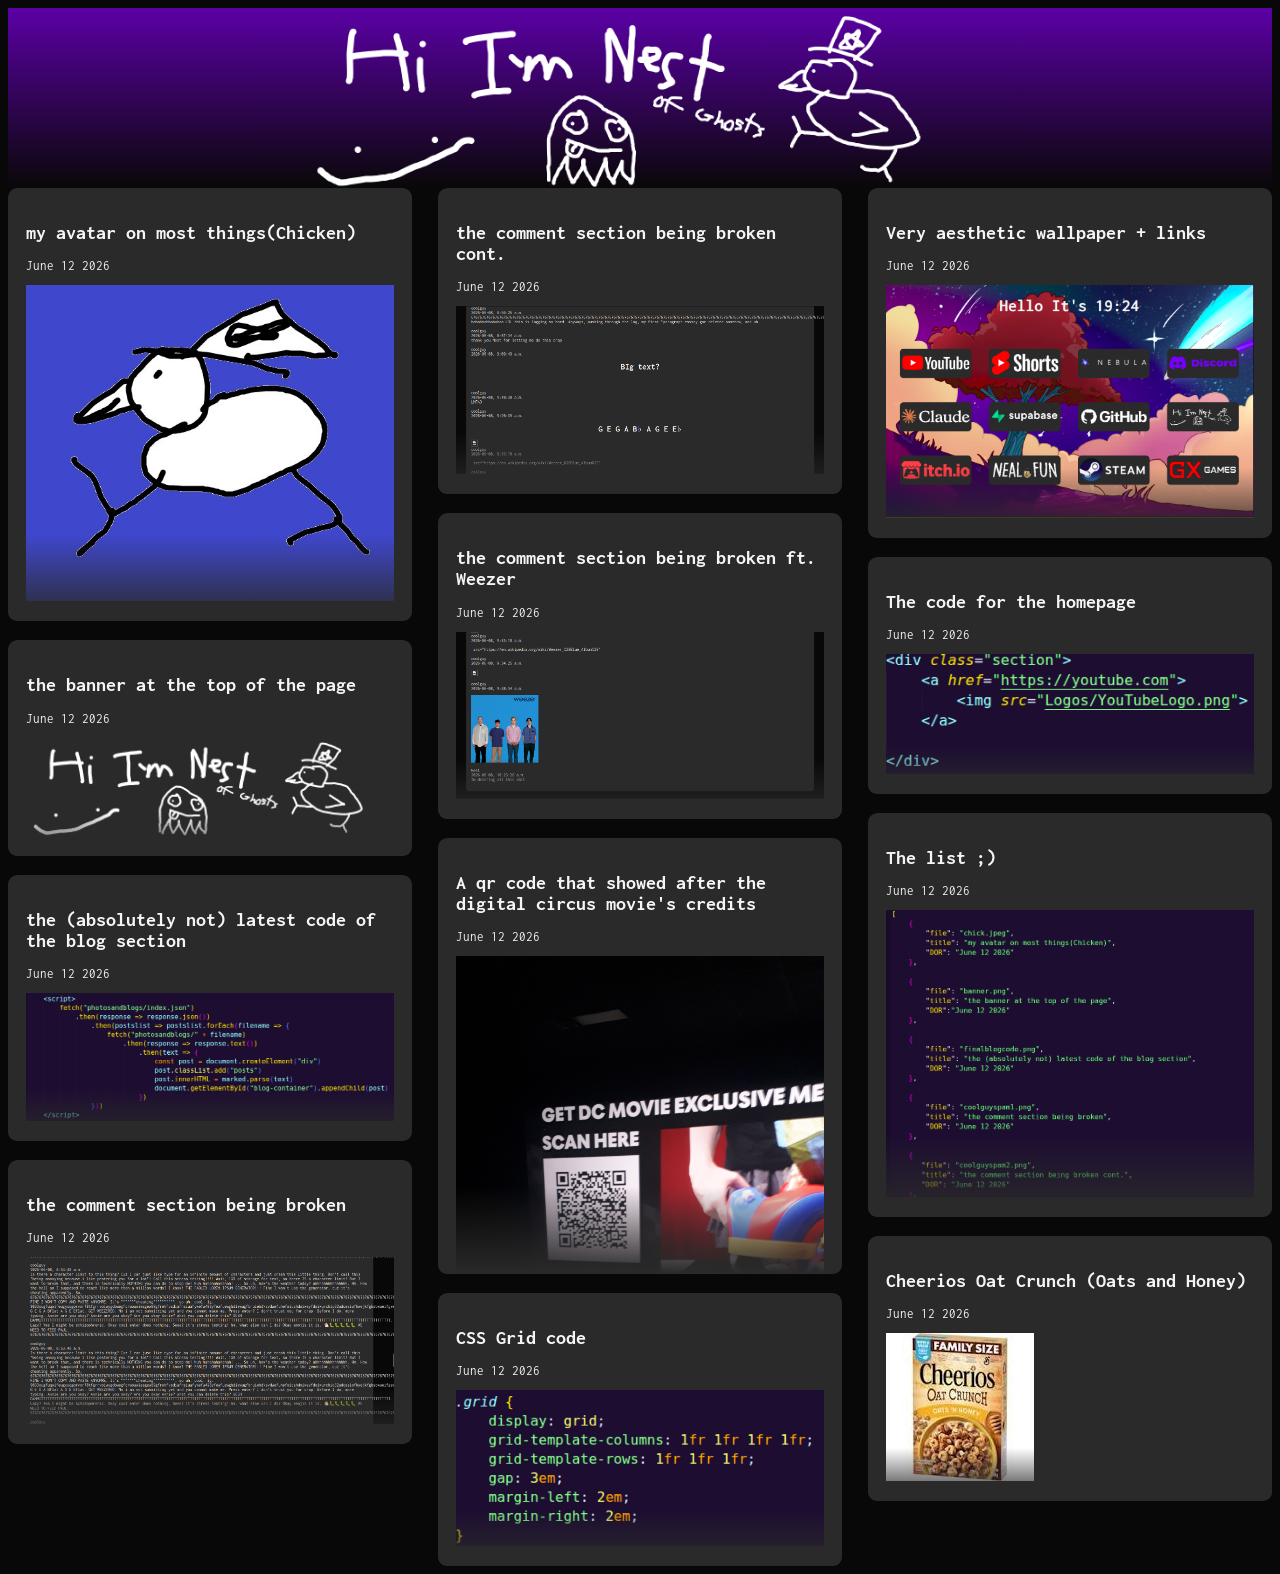
<file: gallery.html>
<!DOCTYPE html>
<html>
<head>
    <title>Image Gallery</title>

    <link rel="preconnect" href="https://fonts.googleapis.com">
    <link rel="preconnect" href="https://fonts.gstatic.com" crossorigin>
    <link href="https://fonts.googleapis.com/css2?family=Inconsolata:wght@200..900&display=swap" rel="stylesheet">
    
    <link rel="stylesheet" href="css.css">

</head>

<body>
    <header>
        <a href="index.html">
            <img src="files/banner.png">
        </a>
    </header>

    <div id="gallerySection" class="gallery"></div>

    <script>
    fetch("files/photolist.json")
        .then(file => file.json())
            .then(list => {
                list.forEach(photo => {
                    const section = document.createElement("div")
                    section.classList.add("section")

                    const clickable = document.createElement("a")
                    clickable.href = "files/" + photo.file

                    const title = document.createElement("h2")
                    title.textContent = photo.title
                    clickable.appendChild(title)

                    const date = document.createElement("p")
                    date.textContent = photo.DOR
                    clickable.appendChild(date)

                    const image = document.createElement("img")
                    image.src = "files/" + photo.file
                    clickable.appendChild(image)

                    section.appendChild(clickable)

                    document.getElementById("gallerySection").appendChild(section)
                })
            })
      
    </script>
</body>
</html>
</file>
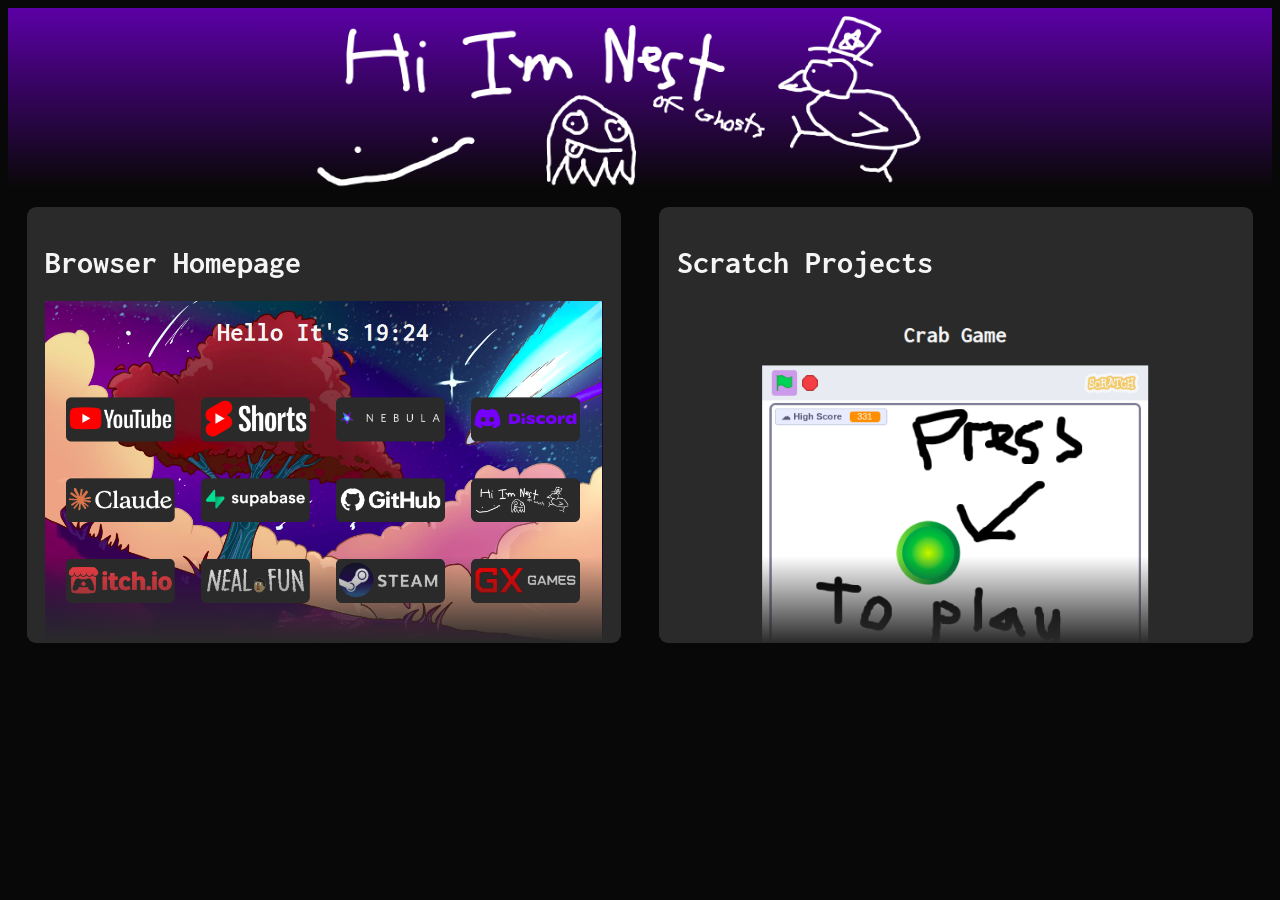
<file: projects.html>
<!DOCTYPE html>
<html>
<head>
    <title>Projects</title>

    <link rel="preconnect" href="https://fonts.googleapis.com">
    <link rel="preconnect" href="https://fonts.gstatic.com" crossorigin>
    <link href="https://fonts.googleapis.com/css2?family=Inconsolata:wght@200..900&display=swap" rel="stylesheet">
    
    <link rel="stylesheet" href="css.css">
</head>
<body>
    <header>
        <a href="index.html">
            <img src="files/banner.png">
        </a>
    </header>
    <div class="row">
        <div class="column">
            <div class="section" id="homepage"> 
                <a href="Browser Homepage/browserHomepage.html">
                    <h1>Browser Homepage</h1>
                    <img src="files/Home.png">
                </a>
            </div>
            
        </div>
        <div class="column">
            <div class="section">
                <a href="Scratch Projects/scratch.html">
                    <h1>Scratch Projects</h1>
                    <img src="Scratch Projects/CrabGame.png">
                </a>
            </div>

        </div>
    </div>
    <script>
        
    </script>
</body>
</html>
</file>
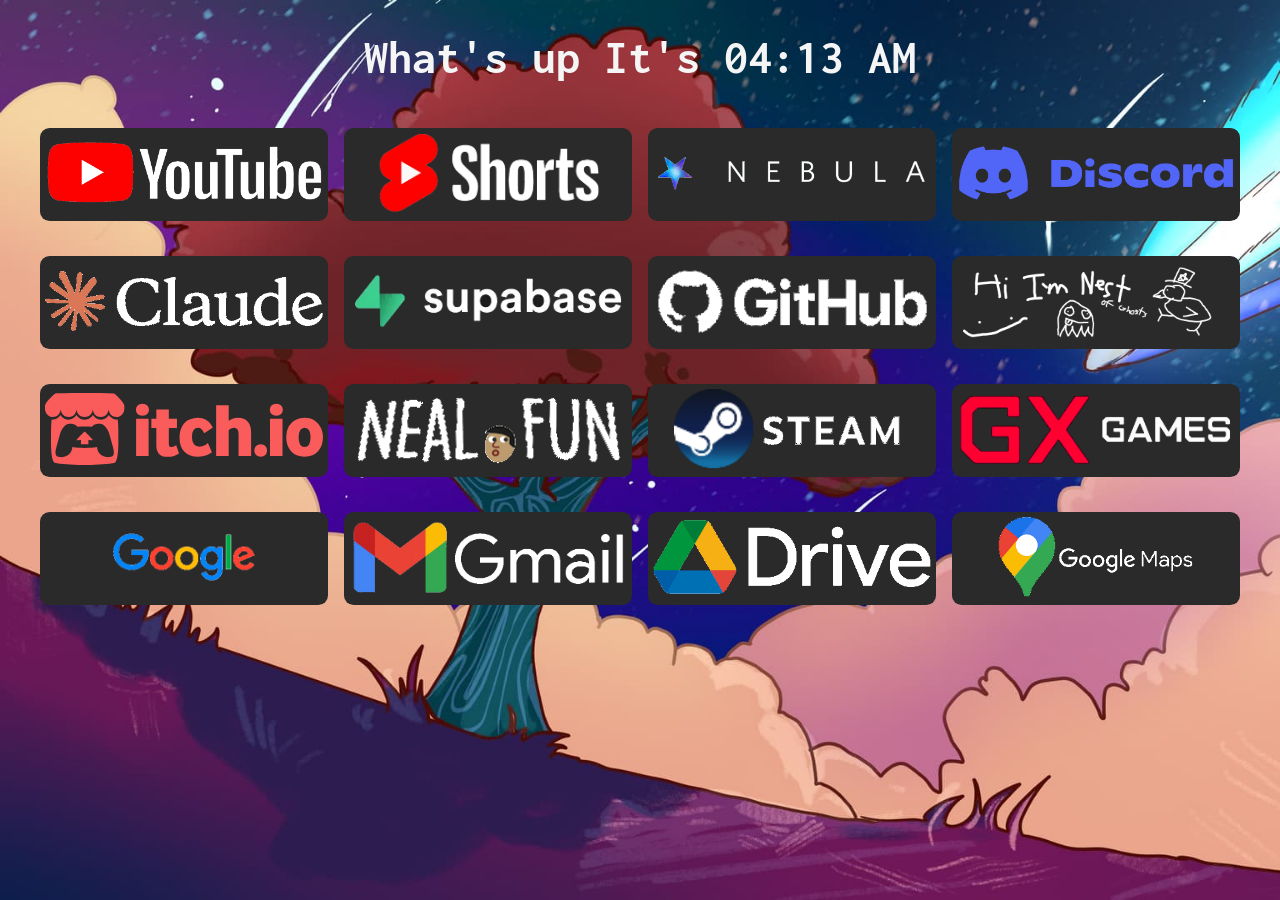
<file: Browser Homepage/browserHomepage.html>
<!DOCTYPE html>
<html>
<head>
    <title>Home</title>

    <link rel="preconnect" href="https://fonts.googleapis.com">
    <link rel="preconnect" href="https://fonts.gstatic.com" crossorigin>
    <link href="https://fonts.googleapis.com/css2?family=Inconsolata:wght@200..900&display=swap" rel="stylesheet">
    
    <link rel="stylesheet" href="BHCSS.css">
</head>
<body>
    <header id="header">
    </header>

    <script>
        function rnd(min, max) {
            return Math.floor(Math.random() * (max - min +1)) + min;
        }

        fetch("greetings.json")
            .then(file => file.json())
                .then(greetings => {
                    const header = document.createElement("h1")
                    const time = new Date().toLocaleTimeString([], {
                        hour: '2-digit',
                        minute: '2-digit'
                    });
                    header.textContent = greetings[rnd(0, 11)] + " It's " + time
                    document.getElementById("header").appendChild(header)

                    
                })
    </script>

    <div class="grid">
        <div class="section">
            <a href="https://youtube.com">
                <img src="Logos/YouTubeLogo.png">
            </a>
            
        </div>

        <div class="section">
            <a href="https://youtube.com/shorts">
                <img src="Logos/YTShortsLogo.png">
            </a>
        </div>

        <div class="section">
            <a href="https://nebula.com">
                <img src="Logos/NebulaLogo.png">
            </a>
        </div>

        <div class="section">
            <a href="https://discord.com/channels/@me">
                <img src="Logos/DiscordLogo.png">
            </a>
        </div>

        <div class="section">
            <a href="https://claude.ai">
                <img src="Logos/Claude.png">
            </a>
        </div>

        <div class="section">
            <a href="https://supabase.com/dashboard/">
                <img src="Logos/SupabaseLogo.png">
            </a>
        </div>

        <div class="section">
            <a href="https://github.com/NestOfGhosts/nestofghosts.github.io">
                <img src="Logos/GithubLogo.png">
            </a>
        </div>

        <div class="section">
            <a href="https://nestofghosts.github.io">
                <img src="Logos/banner.png">
            </a>
        </div>

        <div class="section">
            <a href="https://itch.io/games/platform-web">
                <img src="Logos/ItchLogo.svg">
            </a>
        </div>

        <div class="section">
            <a href="https://neal.fun/">
                <img src="Logos/Neal.funLogo.png">
            </a>
        </div>

        <div class="section">
            <a href="https://store.steampowered.com/">
                <img src="Logos/SteamLogo.png">
            </a>
        </div>

        <div class="section">
            <a href="https://gx.games/">
                <img src="Logos/GXGamesLogo.png">
            </a>
        </div>

        <div class="section">
            <a href="https://google.com">
                <img src="Logos/GoogleLogo.png">
            </a>
        </div>

        <div class="section">
            <a href="https://gmail.com">
                <img src="Logos/GmailLogo.png">
            </a>
        </div>

        <div class="section">
            <a href="https://drive.google.com/">
                <img src="Logos/DriveLogo.png">
            </a>
        </div>

        <div class="section">
            <a href="https://www.google.com/maps/">
                <img src="Logos/MapsLogo.png">
            </a>
        </div>
    </div>
    <script>
        const body = document.body
        const hour = new Date().getHours()
        if (hour > 7 && hour < 19) { body.classList.add("day") }
        else { body.classList.add("night") }
    </script>
</body>
</html>
</file>
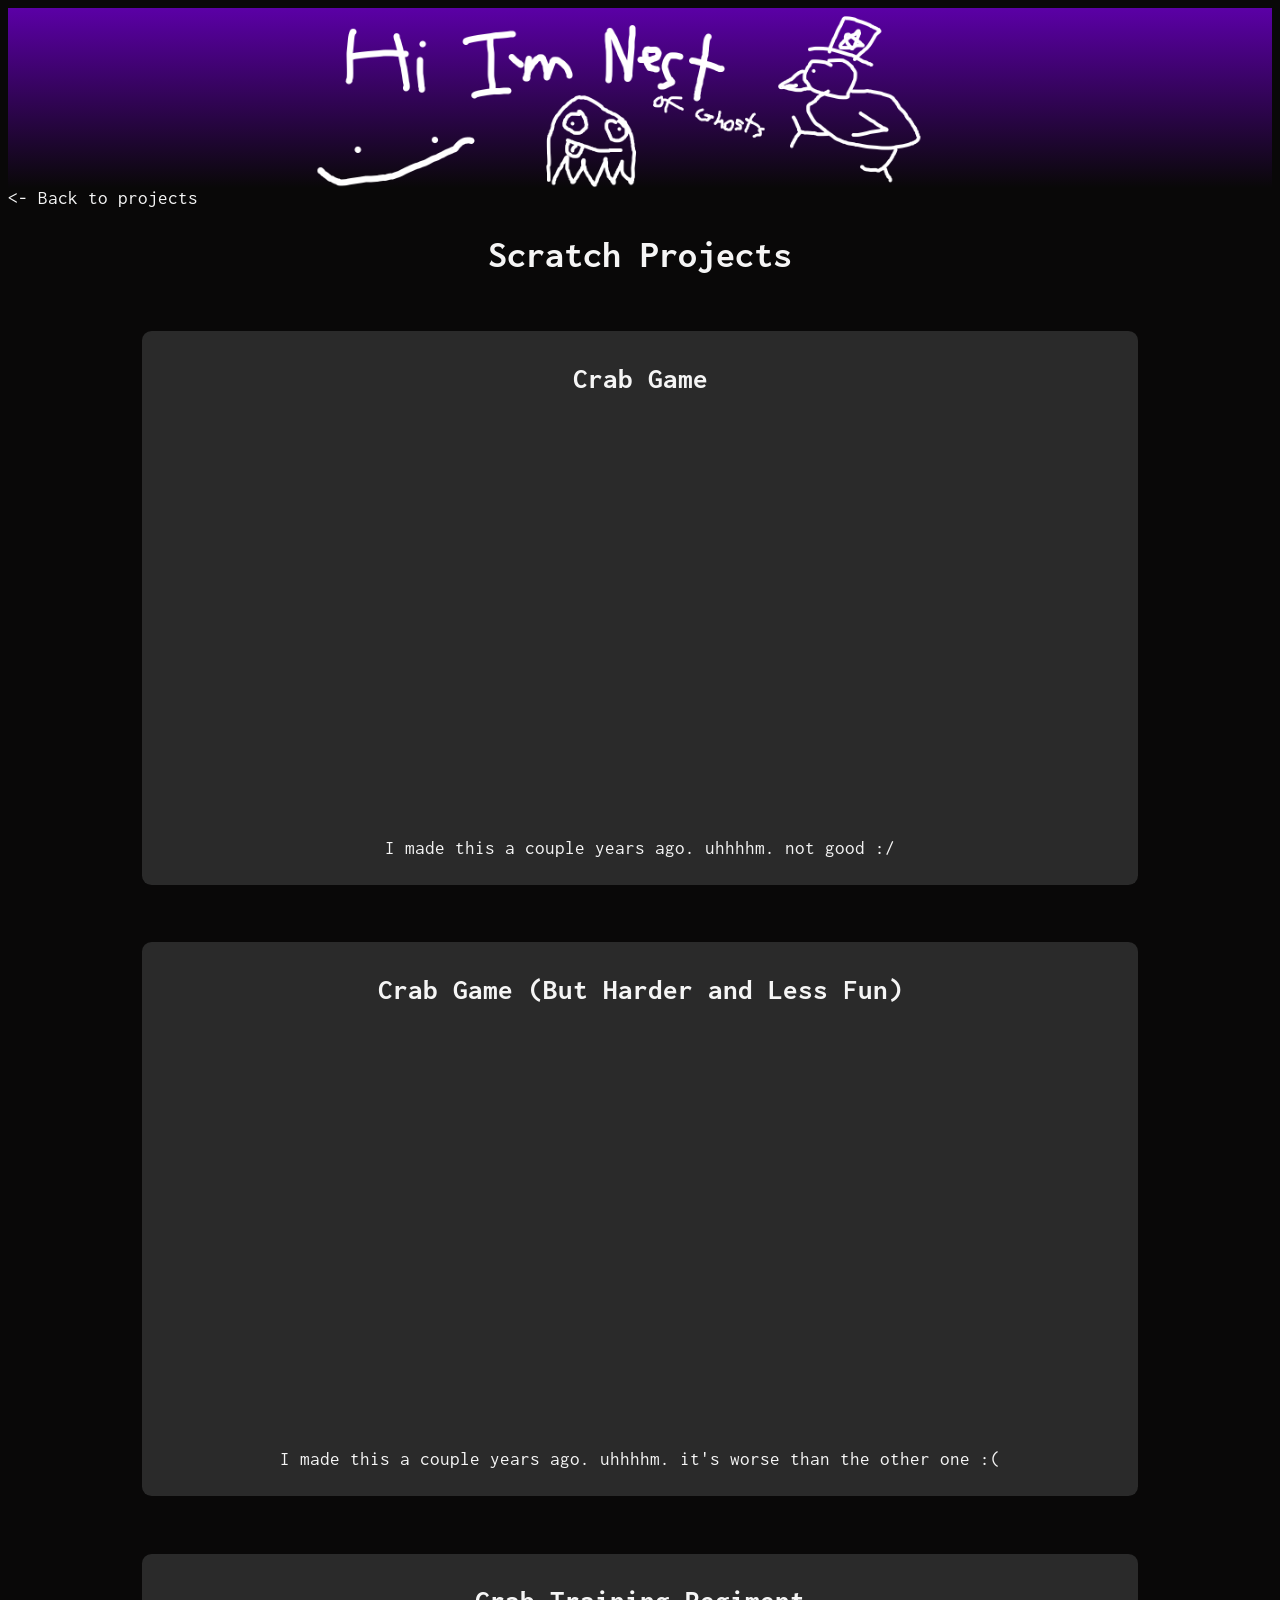
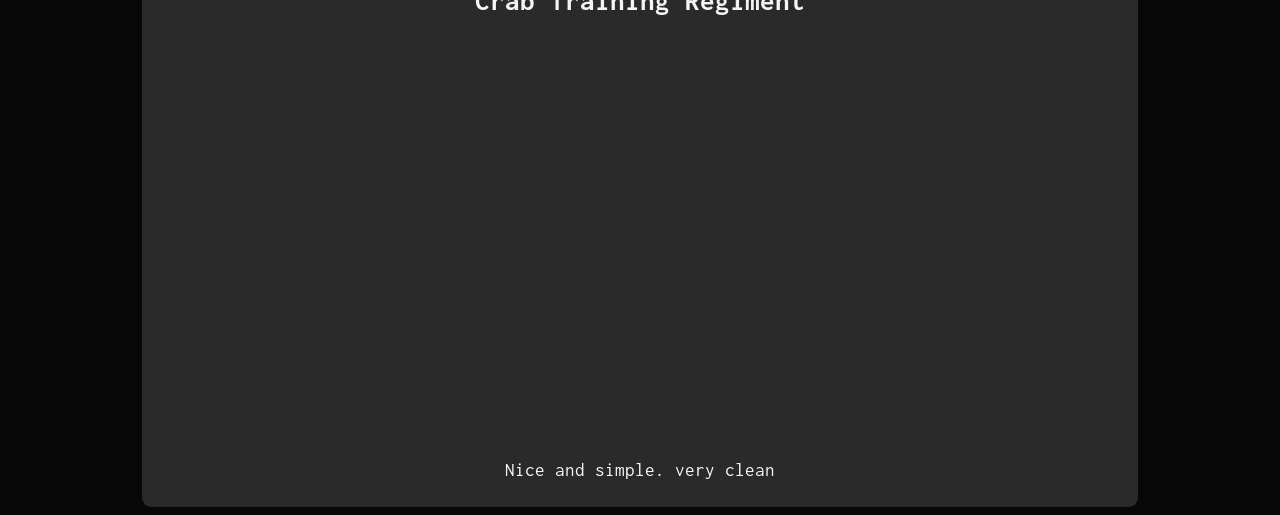
<file: Scratch Projects/scratch.html>
<!DOCTYPE html>
<html>
<head>
    <title>
        Scratch Projects
    </title>

    <link rel="preconnect" href="https://fonts.googleapis.com">
    <link rel="preconnect" href="https://fonts.gstatic.com" crossorigin>
    <link href="https://fonts.googleapis.com/css2?family=Inconsolata:wght@200..900&display=swap" rel="stylesheet">
    
    <link rel="stylesheet" href="scratch.css">
</head>

<body>
    <header>
        <a href="../index.html">
            <img src="../files/banner.png">
        </a>
    </header>

    <a href="../projects.html"> <- Back to projects</a>

    <h1>Scratch Projects</h1>
    <div class="section">
        <h2>Crab Game</h2>
        <iframe src="https://scratch.mit.edu/projects/879793729/embed" width="485" height="402" allowtransparency="true" frameborder="0" scrolling="no" allowfullscreen></iframe>
        <p>I made this a couple years ago. uhhhhm. not good :/</p>
    </div>

    <div class="section">
        <h2>Crab Game (But Harder and Less Fun)</h2>
        <iframe src="https://scratch.mit.edu/projects/880123307/embed" width="485" height="402" allowtransparency="true" frameborder="0" scrolling="no" allowfullscreen></iframe>
        <p>I made this a couple years ago. uhhhhm. it's worse than the other one :(</p>
    </div>

    <div class="section">
        <h2>Crab Training Regiment</h2>
        <iframe src="https://scratch.mit.edu/projects/1181428336/embed" width="485" height="402" allowtransparency="true" frameborder="0" scrolling="no" allowfullscreen></iframe>
        <p>Nice and simple. very clean</p>
    </div>


</body>
</html>
</file>
<file: css.css>
:root {
    --text: #f5f5f5;
    --font: "Inconsolata", monospace;
    --backMain: #090808;
    --back2: #2a2a2a;
    --accent1: #5B00A6;
    --accent2: #2E004A;
}

body {
    color: var(--text);
    background-color: var(--backMain);
    :link {
        color: var(--text);
        text-decoration: none;
    }
    :visited {
        color: var(--text);
        text-decoration: none;
    }
}
img {
    max-width: 100%;
}

header {
    height: 180px;
    background-image: linear-gradient(to bottom, var(--accent1), var(--backMain));
    img {
        height: 100%;
        width: 100%;
        object-fit: contain;
    }
}

.row {
    display: grid;
    grid-template-columns: 50% 50%;
    align-items: start;
}

.column {
    margin: 19px;
}

.section {
    color: var(--text);
    background-color: var(--back2);
    font-family: var(--font);
    overflow-wrap: break-word;

    border-radius: 0.1in;
    padding: 18px;
    margin-bottom: 19px;  

    max-height: 400px;
    overflow: hidden;
    position: relative;
    &::after {
        content: "";
        position: absolute;
        bottom: 0;
        left: 0;
        width: 100%;
        height: 20%;
        background-image: linear-gradient(to bottom, transparent, var(--back2));
    }

    transition: all 0.25s ease;
    &:hover {
        background-color: var(--accent2);
        transform: scale(1.05);
        &::after {
            opacity: 0;
        }
    } 
}

.posts {
    color: var(--text);
    background-color: var(--back2);
    border-radius: 0.1in;
    padding: 18px;
    margin: 30px; 
    font-family: var(--font);
    h1 {
        text-align: center;
    }
    button {
        color: var(--text);
        background-color: var(--accent2);
    }
    input {
        color: var(--text);
        background-color: var(--accent2);
    }
}

.commentSection {
    overflow-wrap: break-word;
    display: none;
    & p {
        margin: 0;

    }
}

.form {
    margin-top: 1em;
    margin-bottom: 1em;
}

.comment {
    margin-top: 1em;
}

.gallery {
    columns: 3;
    font-size: small;
    gap: 2em;

    &.section {
        break-inside: avoid;

    }
    :link {
        text-decoration: none;
    }
    :visited {
        text-decoration: none;
    }
}

#chat {
    height: calc(100vh - 373px);
    overflow-y: auto;
}
</file>
<file: Browser Homepage/BHCSS.css>
:root {
    --text: #f5f5f5;
    --font: "Inconsolata", monospace;
    --backMain: #090808;
    --back2: #2a2a2a;
    --accent1: #5B00A6;
    --accent2: #2E004A;
}

body {
    color: var(--text);
    font-family: var(--font);
    text-align: center;

    background-size: cover;
    background-attachment: fixed;

    :link {
        color: var(--text);
    }
    :visited {
        color: var(--text);
    }
}

.day {
    background-image: url(Logos/DayBackground.jpg);
}

.night {
    background-image: url(Logos/NightBackground.jpg);
}

.grid {
    display: grid;
    grid-template-columns: 1fr 1fr 1fr 1fr;

    gap: 1em;
    
    margin-left: 2em;
    margin-right: 2em;
}

.section {
    border-radius: 0.1in;
    overflow: hidden;
    margin-bottom: 19px;
    padding: 5px;
    background-color: var(--back2);
    align-content: center;
    & img {
        width: 100%;
        object-fit: contain;
        height: 80px;
    }

    transition: all .4s ease;
    &:hover {
        background-color: var(--accent2);
        transform: scale(1.05);
    }
    
}

header {
    height: 4em;
    font-size: x-large;
}
</file>
<file: Scratch Projects/scratch.css>
:root {
    --text: #f5f5f5;
    --font: "Inconsolata", monospace;
    --backMain: #090808;
    --back2: #2a2a2a;
    --accent1: #5B00A6;
    --accent2: #2E004A;
}

body {
    color: var(--text);
    background-color: var(--backMain);
    font-family: var(--font);
    font-size: larger;
    
    h1 {
        text-align: center;
    }
    :link {
        color: var(--text);
        text-align: left;
        text-decoration: none;
    }
    :visited {
        text-align: left;
        color: var(--text);
        text-decoration: none;
    }
}

header {
    height: 180px;
    background-image: linear-gradient(to bottom, var(--accent1), var(--backMain));
    img {
        height: 100%;
        width: 100%;
        object-fit: contain;
    }
}

.section {
    border-radius: .1in;
    background-color: var(--back2);
    text-align: center;
    margin-left: 7em;
    margin-right: 7em;
    margin-top: 3em;
    padding: 0.4em;
    iframe {
        display: block;
        margin: auto;
    }
}
</file>
